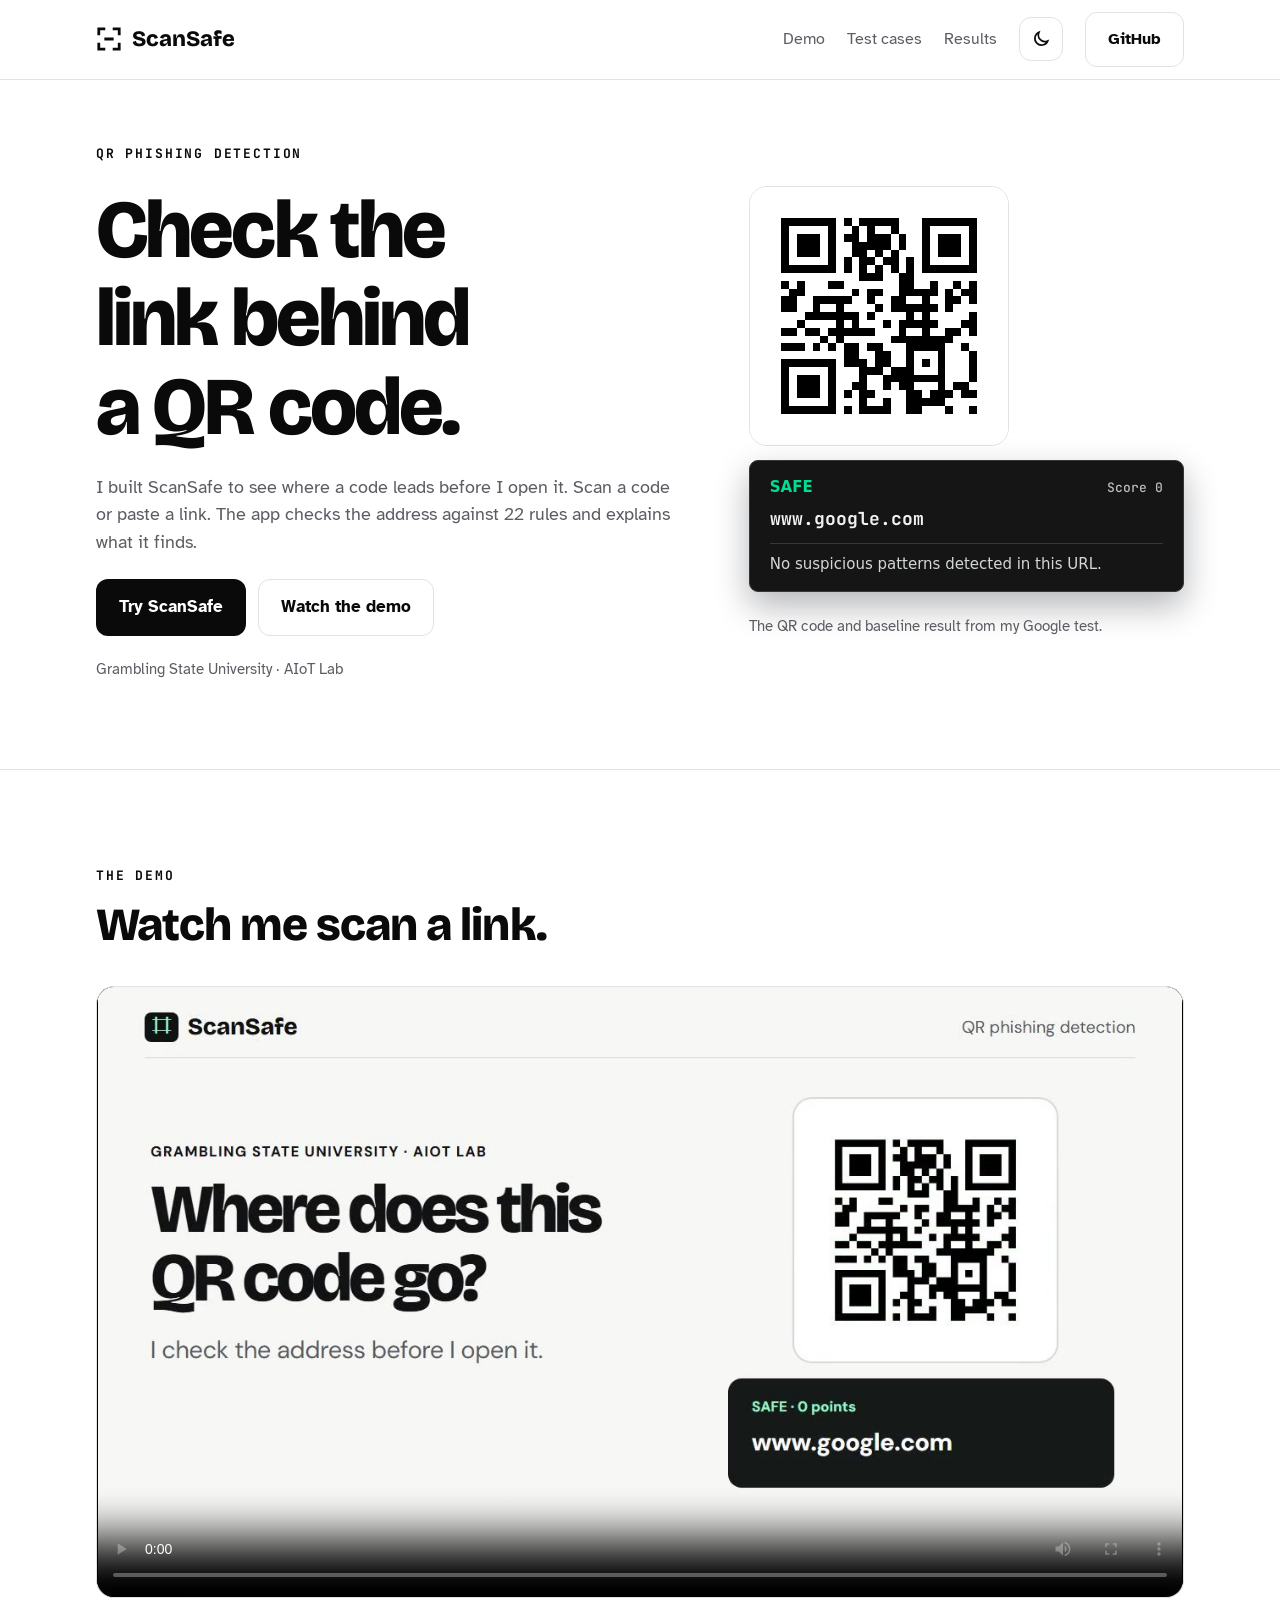
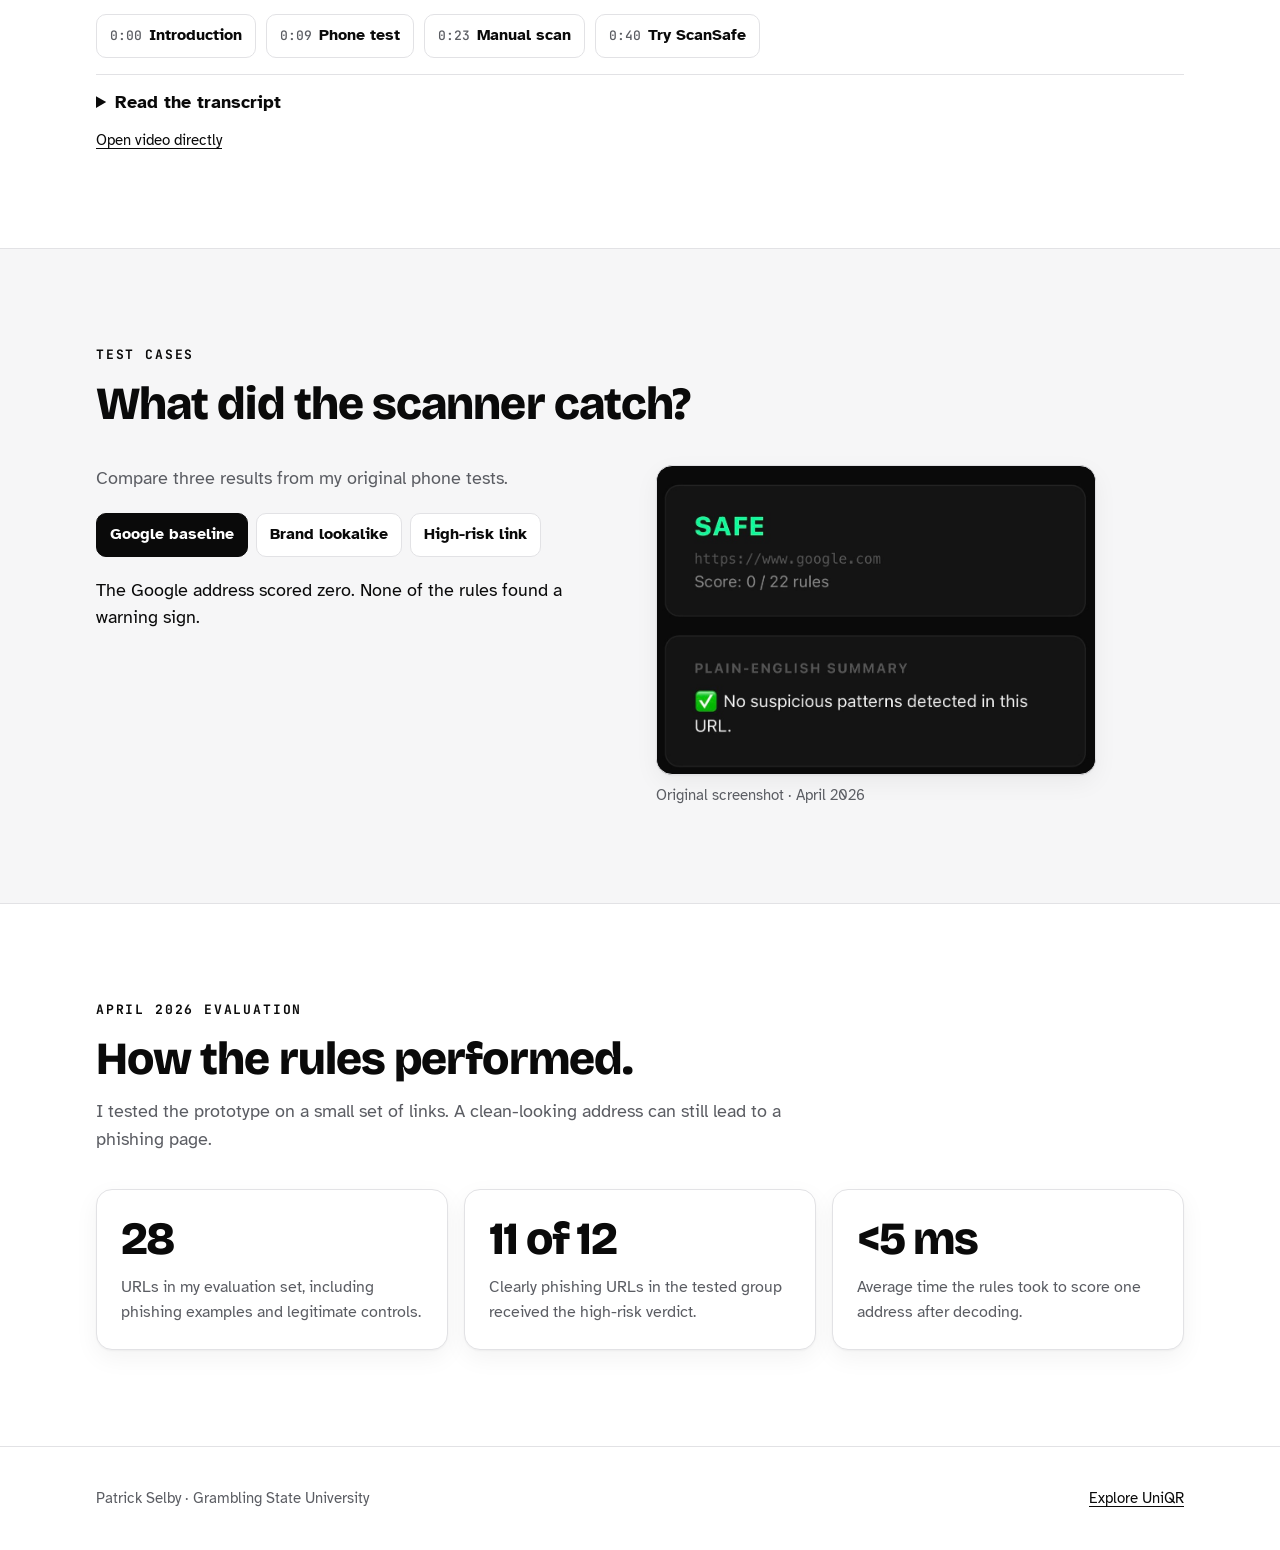
<file: index.html>
<!doctype html>
<html lang="en">
<head>
<meta charset="utf-8"><meta name="viewport" content="width=device-width, initial-scale=1, viewport-fit=cover">
<meta name="description" content="Scan a QR code or paste a link with ScanSafe. Try the live scanner and watch how its 22 rules explain the result.">
<title>ScanSafe | Check a QR link</title>
<link rel="preconnect" href="https://fonts.googleapis.com"><link rel="preconnect" href="https://fonts.gstatic.com" crossorigin>
<link rel="stylesheet" href="https://fonts.googleapis.com/css2?family=Bricolage+Grotesque:opsz,wght@12..96,500;12..96,700;12..96,800&amp;family=Atkinson+Hyperlegible:wght@400;700&amp;family=JetBrains+Mono:wght@500;700&amp;display=swap">
<link rel="stylesheet" href="site.css"><script src="theme.js" defer></script><script src="page.js" defer></script>
</head>
<body>
<a class="skip" href="#main">Skip to content</a>
<nav class="topbar" aria-label="Main navigation"><div class="wrap">
<a class="brand" href="#top" aria-label="ScanSafe home"><svg aria-hidden="true" viewBox="0 0 28 28" fill="none" stroke="currentColor" stroke-width="3"><path d="M3 10V3h7m8 0h7v7m0 8v7h-7m-8 0H3v-7M9 14h10"/></svg>ScanSafe</a>
<div class="navlinks"><a class="wide" href="#walkthrough">Demo</a><a class="wide" href="#examples">Test cases</a><a class="wide" href="#results">Results</a>
<button type="button" class="theme" id="theme" aria-label="Switch to dark mode" hidden><svg viewBox="0 0 24 24" fill="none" stroke="currentColor" stroke-width="2" stroke-linecap="round" aria-hidden="true"><path id="theme-icon" d="M20 14.5A8 8 0 0 1 9.5 4 8 8 0 1 0 20 14.5Z"/></svg></button>
<a class="btn ghost" href="https://github.com/pat-selby/scan-safe">GitHub</a></div></div></nav>
<main id="main"><header class="hero" id="top"><div class="wrap">
<div class="copy"><span class="eyebrow">QR phishing detection</span><h1>Check the link behind a QR code.</h1>
<p class="lede">I built ScanSafe to see where a code leads before I open it. Scan a code or paste a link. The app checks the address against 22 rules and explains what it finds.</p>
<div class="actions"><a class="btn primary" href="try/">Try ScanSafe</a><a class="btn ghost" id="watch" href="#walkthrough">Watch the demo</a></div><p class="credit">Grambling State University · AIoT Lab</p></div>
<figure class="scanbox"><img class="qrframe" src="images/google-test-qr.png" width="330" height="330" alt="Test QR code encoding https://www.google.com">
<div class="verdict"><div class="verdict-head"><b>SAFE</b><span>Score 0</span></div><code>www.google.com</code><p>No suspicious patterns detected in this URL.</p></div>
<figcaption class="hint">The QR code and baseline result from my Google test.</figcaption></figure>
</div></header>
<section id="walkthrough"><div class="wrap"><div class="head"><span class="eyebrow">The demo</span><h2>Watch me scan a link.</h2></div>
<div class="player"><video id="film" controls playsinline preload="metadata" poster="preview.jpg?v=3" aria-label="First-person ScanSafe walkthrough"><source src="scansafe.mp4?v=3" type="video/mp4"><track kind="captions" src="captions.vtt?v=3" srclang="en" label="English"><a href="scansafe.mp4?v=3">Open the video</a></video></div>
<div class="chapters" id="chapters" aria-label="Video chapters" hidden><button type="button" class="chapter" data-seconds="0"><time>0:00</time>Introduction</button>
<button type="button" class="chapter" data-seconds="9.4"><time>0:09</time>Phone test</button>
<button type="button" class="chapter" data-seconds="23.76"><time>0:23</time>Manual scan</button>
<button type="button" class="chapter" data-seconds="40.32"><time>0:40</time>Try ScanSafe</button></div>
<details><summary>Read the transcript</summary><p>I built ScanSafe because a QR code hides the one thing I want to check first: where the link goes. Let me show you how I use it.</p>
<p>I open ScanSafe, tap Scan QR Code, and point my camera at the code. Hereâ€™s a photo I took while testing it on my laptop. Once the code is in view, ScanSafe reads the address and shows me what it found.</p>
<p>I can also paste a link and select Scan. In this test, the Google address scored zero. Look at the other address. What looks like the last letter in PayPal is actually the number one. ScanSafe flagged that, along with the word â€˜loginâ€™ in the link.</p>
<p>When I get a warning, I read the reasons before deciding what to do. A low score can still miss something. To try it yourself, choose â€˜Try ScanSafeâ€™ on this page and run one of the examples.</p></details>
<p class="film-note"><a href="scansafe.mp4?v=3">Open video directly</a></p></div></section>
<section class="band" id="examples"><div class="wrap"><div class="head"><span class="eyebrow">Test cases</span><h2>What did the scanner catch?</h2></div>
<div class="examples"><div><p class="lede">Compare three results from my original phone tests.</p><div class="choices" id="sample-options" role="group" aria-label="Choose a test result" hidden><button class="choice" type="button" data-sample="baseline" aria-pressed="true">Google baseline</button><button class="choice" type="button" data-sample="lookalike" aria-pressed="false">Brand lookalike</button><button class="choice" type="button" data-sample="warning" aria-pressed="false">High-risk link</button></div>
<p id="sample-copy" class="sample-copy" aria-live="polite">The Google address scored zero. None of the rules found a warning sign.</p></div>
<figure class="capture"><img id="sample-image" src="images/baseline.jpg" alt="Phone screenshot of the Google baseline with a SAFE verdict and score 0." loading="lazy"><figcaption>Original screenshot · April 2026</figcaption></figure></div></div></section>
<section id="results"><div class="wrap"><div class="head"><span class="eyebrow">April 2026 evaluation</span><h2>How the rules performed.</h2><p class="lede">I tested the prototype on a small set of links. A clean-looking address can still lead to a phishing page.</p></div>
<div class="numbers"><article class="num"><strong>28</strong><p>URLs in my evaluation set, including phishing examples and legitimate controls.</p></article><article class="num"><strong>11 of 12</strong><p>Clearly phishing URLs in the tested group received the high-risk verdict.</p></article><article class="num"><strong>&lt;5 ms</strong><p>Average time the rules took to score one address after decoding.</p></article></div></div></section></main>
<footer><div class="wrap credits"><span>Patrick Selby · Grambling State University</span><a href="https://pat-selby.github.io/uniqr/">Explore UniQR</a></div></footer>
</body></html>
</file>
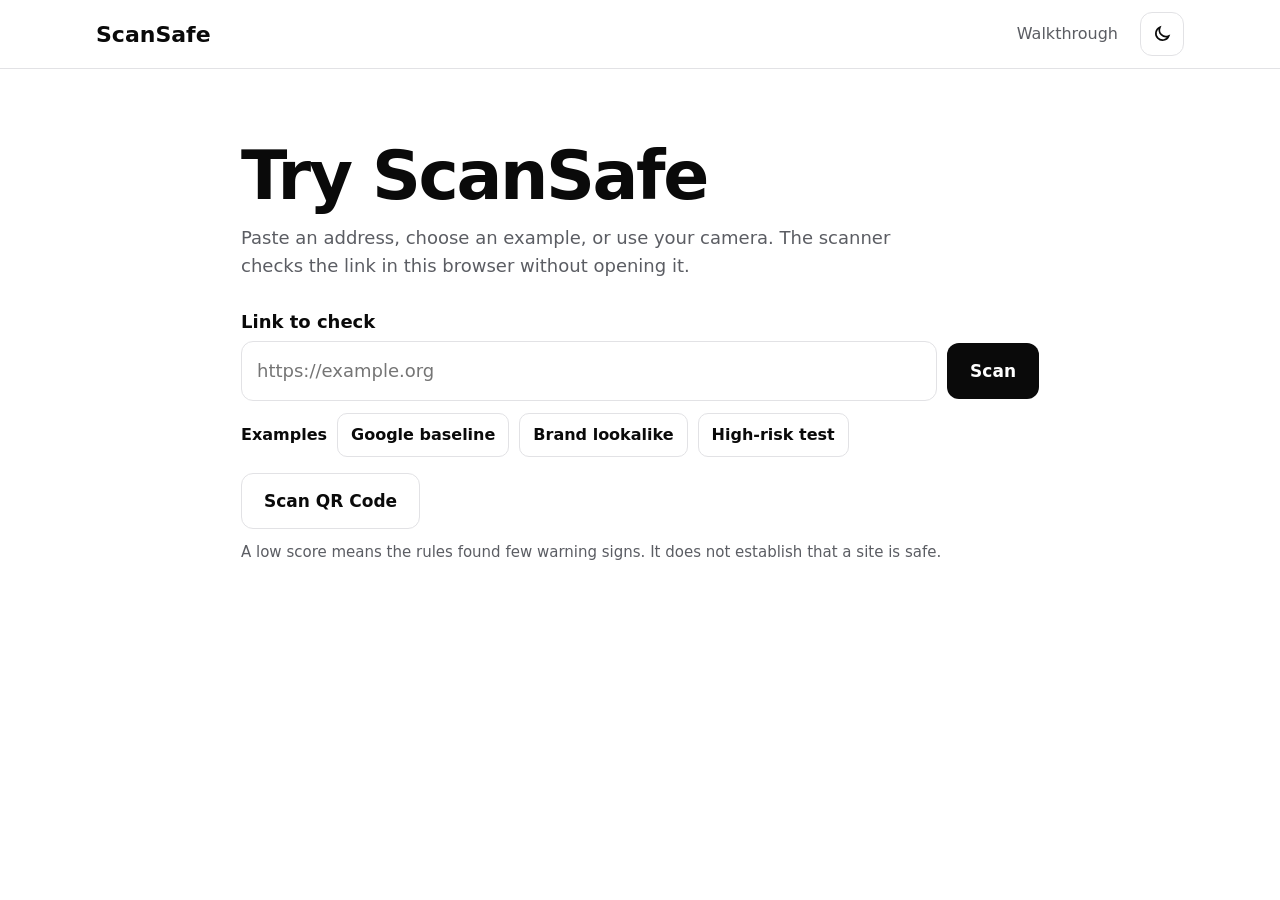
<file: try/index.html>
<!doctype html>
<html lang="en"><head>
<meta charset="utf-8"><meta name="viewport" content="width=device-width, initial-scale=1, viewport-fit=cover">
<meta name="description" content="Check a link or scan a QR code with ScanSafe in your browser.">
<title>Try ScanSafe</title>
<link rel="stylesheet" href="../site.css"><link rel="stylesheet" href="scanner.css">
<script src="../theme.js" defer></script><script src="vendor/jsQR.js" defer></script><script src="scanner.js" defer></script>
</head><body>
<nav class="topbar"><div class="wrap"><a class="brand" href="../">ScanSafe</a><div class="navlinks"><a href="../#walkthrough">Walkthrough</a><button type="button" class="theme" id="theme" aria-label="Switch to dark mode" hidden><svg viewBox="0 0 24 24" fill="none" stroke="currentColor" stroke-width="2" stroke-linecap="round" aria-hidden="true"><path id="theme-icon" d="M20 14.5A8 8 0 0 1 9.5 4 8 8 0 1 0 20 14.5Z"/></svg></button></div></div></nav>
<main class="wrap scanner"><h1>Try ScanSafe</h1>
<p class="lede">Paste an address, choose an example, or use your camera. The scanner checks the link in this browser without opening it.</p>
<form id="scan-form"><label for="address">Link to check</label><div class="entry"><input type="text" inputmode="url" id="address" placeholder="https://example.org" autocomplete="off" autocapitalize="off" spellcheck="false" maxlength="4096" required><button class="btn primary" id="submit">Scan</button></div></form>
<div class="examples-row" aria-label="Run a test link"><span>Examples</span><button type="button" class="choice" data-example="https://www.google.com">Google baseline</button><button type="button" class="choice" data-example="https://paypa1.com/login">Brand lookalike</button><button type="button" class="choice" data-example="http://192.0.2.10/verify/account/login">High-risk test</button></div>
<button class="btn ghost" id="camera" type="button" aria-controls="camera-view" aria-pressed="false">Scan QR Code</button>
<video id="camera-view" playsinline muted hidden aria-label="Camera preview"></video>
<p role="status" id="status"></p>
<article id="result" class="scan-result" hidden aria-labelledby="level"><div class="result-top"><h2 id="level"></h2><b id="score"></b></div><code id="tested-address"></code><h3>What ScanSafe found</h3><ul id="findings"></ul><details><summary>Technical details</summary><ul id="technical"></ul></details></article>
<p class="film-note">A low score means the rules found few warning signs. It does not establish that a site is safe.</p><noscript>Enable JavaScript to run the scanner.</noscript></main></body></html>
</file>
<file: site.css>
:root {
  color-scheme: light;
  --bg: #fff; --surface: #fff; --band: #f6f6f7; --sunk: #efeff1; --line: #e2e2e5;
  --fg: #0a0a0a; --muted: #5b5d63; --accent: #0a0a0a; --accent-ink: #fff;
  --nav: rgba(255,255,255,.82);
  --shadow: 0 1px 2px rgba(10,10,10,.04), 0 8px 24px rgba(10,10,10,.05);
  --display: "Bricolage Grotesque", "Segoe UI", system-ui, sans-serif;
  --body: "Atkinson Hyperlegible", "Segoe UI", system-ui, sans-serif;
  --mono: "JetBrains Mono", Consolas, monospace;
}
@media (prefers-color-scheme: dark) {
  :root:not([data-theme="light"]) {
    color-scheme: dark;
    --bg: #18181b; --surface: #232327; --band: #1f1f23; --sunk: #141416; --line: #34343a;
    --fg: #f4f4f5; --muted: #b0b0b8; --accent: #f4f4f5; --accent-ink: #18181b;
    --nav: rgba(24,24,27,.82); --shadow: 0 1px 2px rgba(0,0,0,.3);
  }
}
:root[data-theme="dark"] {
  color-scheme: dark;
  --bg: #18181b; --surface: #232327; --band: #1f1f23; --sunk: #141416; --line: #34343a;
  --fg: #f4f4f5; --muted: #b0b0b8; --accent: #f4f4f5; --accent-ink: #18181b;
  --nav: rgba(24,24,27,.82); --shadow: 0 1px 2px rgba(0,0,0,.3);
}
* { box-sizing: border-box; }
[hidden] { display: none !important; }
body { margin: 0; background: var(--bg); color: var(--fg); font: 18px/1.55 var(--body); }
.wrap { max-width: 1120px; margin: 0 auto; padding-inline: max(16px, env(safe-area-inset-left)) max(16px, env(safe-area-inset-right)); }
a { color: var(--accent); text-underline-offset: 3px; }
h1,h2,h3 { margin: 0; font-family: var(--display); line-height: 1.08; text-wrap: balance; }
h1 { font-size: clamp(42px,7vw,82px); font-weight: 800; letter-spacing: -.035em; }
h2 { font-size: clamp(30px,4.4vw,46px); font-weight: 800; letter-spacing: -.02em; }
p,figure { margin: 0; }
button,input { font: inherit; }
a:focus-visible,button:focus-visible,summary:focus-visible,input:focus-visible { outline: 3px solid var(--accent); outline-offset: 3px; }
.skip { position: fixed; top: -100px; left: 12px; z-index: 20; background: var(--surface); padding: 8px 14px; }
.skip:focus { top: 8px; }
.topbar { position: sticky; top: 0; z-index: 10; background: var(--nav); backdrop-filter: blur(12px); border-bottom: 1px solid var(--line); padding-top: env(safe-area-inset-top,0px); }
.topbar .wrap,.navlinks,.brand,.actions,.credits { display: flex; align-items: center; }
.topbar .wrap { justify-content: space-between; gap: 16px; padding-block: 12px; }
.navlinks { gap: 22px; }
.navlinks a { color: var(--muted); text-decoration: none; font-size: 16px; }
.navlinks a:hover { color: var(--fg); }
.brand { gap: 10px; font: 800 22px var(--display); text-decoration: none; }
.brand svg { width: 26px; height: 26px; }
.theme { display: grid; place-items: center; width: 44px; height: 44px; border-radius: 12px; background: var(--surface); border: 1px solid var(--line); color: var(--fg); cursor: pointer; }
.theme svg { width: 20px; height: 20px; }
.btn { display: inline-flex; gap: 10px; align-items: center; justify-content: center; padding: 14px 22px; border-radius: 12px; font: 700 17px/1.55 var(--body); text-decoration: none; border: 1px solid transparent; cursor: pointer; }
.btn.primary { background: var(--accent); color: var(--accent-ink); }
.btn.ghost { border-color: var(--line); background: var(--surface); color: var(--fg); }
.btn:hover { filter: brightness(.94); }
.eyebrow { font: 700 13px/1.55 var(--mono); text-transform: uppercase; letter-spacing: .14em; }
.lede { max-width: 60ch; color: var(--muted); }
.hero { padding-block: clamp(28px,6vw,64px) clamp(56px,8vw,88px); }
.hero .wrap { display: grid; grid-template-columns: 1.15fr .85fr; align-items: center; gap: clamp(28px,5vw,64px); }
.copy { display: grid; gap: 22px; min-width: 0; }
.actions { flex-wrap: wrap; gap: 12px; }
.credit,.hint,.film-note,figcaption { color: var(--muted); font-size: 15px; }
.scanbox { display: grid; justify-items: start; min-width: 0; gap: 14px; }
.qrframe { display: block; width: min(260px,100%); height: auto; border-radius: 18px; border: 1px solid var(--line); background: white; image-rendering: pixelated; }
.verdict { width: min(100%,440px); border-radius: 9px; border: 1px solid #343638; box-shadow: 0 14px 34px rgba(5,10,20,.3); padding: 16px 20px; background: #151515; color: #f2f2f2; font: 16px/1.4 "Segoe UI",system-ui,sans-serif; }
.verdict-head { display: flex; align-items: center; justify-content: space-between; gap: 12px; }
.verdict-head b { color: #00de95; font-size: 15px; }
.verdict-head span { color: #b9bec0; font: 500 13px var(--mono); }
.verdict code { display: block; margin-block: 8px 12px; font: 700 18px/1.4 var(--mono); overflow-wrap: anywhere; }
.verdict p { border-top: 1px solid #373737; padding-top: 10px; color: #d4d7d8; font-size: 15px; }
@media (prefers-reduced-motion: no-preference) {
  .verdict { animation: appear .4s .25s ease-out backwards; }
  @keyframes appear { from { opacity: 0; transform: translateY(12px); } }
}
section { padding-block: clamp(56px,8vw,96px); border-top: 1px solid var(--line); }
#top,section,#film { scroll-margin-top: 90px; }
.band { background: var(--band); }
.head { display: grid; gap: 14px; margin-bottom: 36px; }
.player { aspect-ratio: 16/9; border-radius: 18px; overflow: hidden; border: 1px solid var(--line); background: #000; }
video { width: 100%; height: 100%; display: block; }
::cue { font-family: system-ui,sans-serif; }
.chapters { display: flex; gap: 10px; flex-wrap: wrap; margin-block: 16px; }
.chapter,.choice { background: var(--surface); color: var(--fg); border: 1px solid var(--line); border-radius: 10px; padding: 9px 13px; min-height: 44px; font: 700 16px/1.45 var(--body); cursor: pointer; }
.chapter:hover,.choice:hover { background: var(--sunk); }
.chapter time { font: 500 13px var(--mono); color: var(--muted); margin-right: 7px; }
details { border-top: 1px solid var(--line); padding-top: 14px; }
summary { cursor: pointer; font-weight: 700; }
details p { margin-top: 12px; max-width: 70ch; }
.film-note { margin-top: 12px; }
.examples { display: grid; grid-template-columns: 1fr 1fr; align-items: start; gap: 32px; }
.choices { display: flex; flex-wrap: wrap; gap: 8px; margin-block: 20px; }
.choice[aria-pressed="true"] { color: var(--accent-ink); background: var(--accent); border-color: var(--accent); }
.sample-copy { max-width: 50ch; }
.capture img { display: block; width: 100%; max-width: 440px; height: 310px; object-fit: contain; background: #0a0a0a; border: 1px solid var(--line); border-radius: 16px; box-shadow: var(--shadow); }
figcaption { margin-top: 9px; }
.numbers { display: grid; grid-template-columns: repeat(3,minmax(0,1fr)); gap: 16px; }
.num { padding: 24px; border: 1px solid var(--line); border-radius: 16px; box-shadow: var(--shadow); background: var(--surface); }
.num strong { display: block; font: 800 clamp(32px,4vw,46px)/1.1 var(--display); letter-spacing: -.035em; margin-bottom: 10px; }
.num p { color: var(--muted); font-size: 16px; }
footer { padding-block: 40px; border-top: 1px solid var(--line); color: var(--muted); font-size: 15px; }
.credits { justify-content: space-between; flex-wrap: wrap; gap: 12px; }
@media (max-width: 860px) {
  .hero .wrap,.examples,.numbers { grid-template-columns: 1fr; }
  .navlinks .wide { display: none; }
}
@media (max-width: 400px) {
  .navlinks { gap: 10px; }
  .navlinks .btn { padding-inline: 14px; }
  .capture img { height: auto; }
}
</file>
<file: try/scanner.css>
.scanner { max-width: 830px; padding-block: clamp(38px,6vw,70px); }
.scanner h1 { font-size: clamp(42px,6vw,68px); margin-bottom: 12px; }
.scanner form { margin: 28px 0 12px; }
.scanner label,.examples-row>span { font-weight: 700; }
.entry,.examples-row,.result-top { display: flex; align-items: center; gap: 10px; }
.entry { margin-top: 5px; }
.entry input { flex: 1; min-width: 0; padding: 15px; border: 1px solid var(--line); border-radius: 12px; background: var(--surface); color: var(--fg); }
.examples-row { flex-wrap: wrap; margin-bottom: 16px; font-size: 16px; }
#camera-view { max-width: 100%; width: 440px; height: auto; border: 2px solid var(--fg); border-radius: 12px; margin-top: 14px; }
#status { color: var(--muted); margin: 12px 0; }
.scan-result { border: 1px solid var(--line); border-radius: 16px; background: var(--surface); padding: 22px; box-shadow: var(--shadow); }
.result-top { justify-content: space-between; align-items: baseline; }
.result-top h2 { font-size: clamp(25px,4vw,35px); }
#result[data-level="SAFE"] h2 { color: #227d55; }
#result[data-level="SUSPICIOUS"] h2 { color: #916214; }
#result[data-level="HIGH RISK"] h2 { color: #c74c3d; }
.scan-result code { display: block; margin: 8px 0 18px; overflow-wrap: anywhere; }
.scan-result h3 { font-size: 20px; }.scan-result ul { padding-left: 23px; overflow-wrap: anywhere; }
@media (prefers-color-scheme: dark) { #result[data-level="SAFE"] h2 {color:#63d49c} #result[data-level="SUSPICIOUS"] h2 {color:#f4c56c} #result[data-level="HIGH RISK"] h2 {color:#ff9180} }
@media(max-width:420px){.examples-row>span{width:100%}.examples-row{gap:7px}}
</file>
